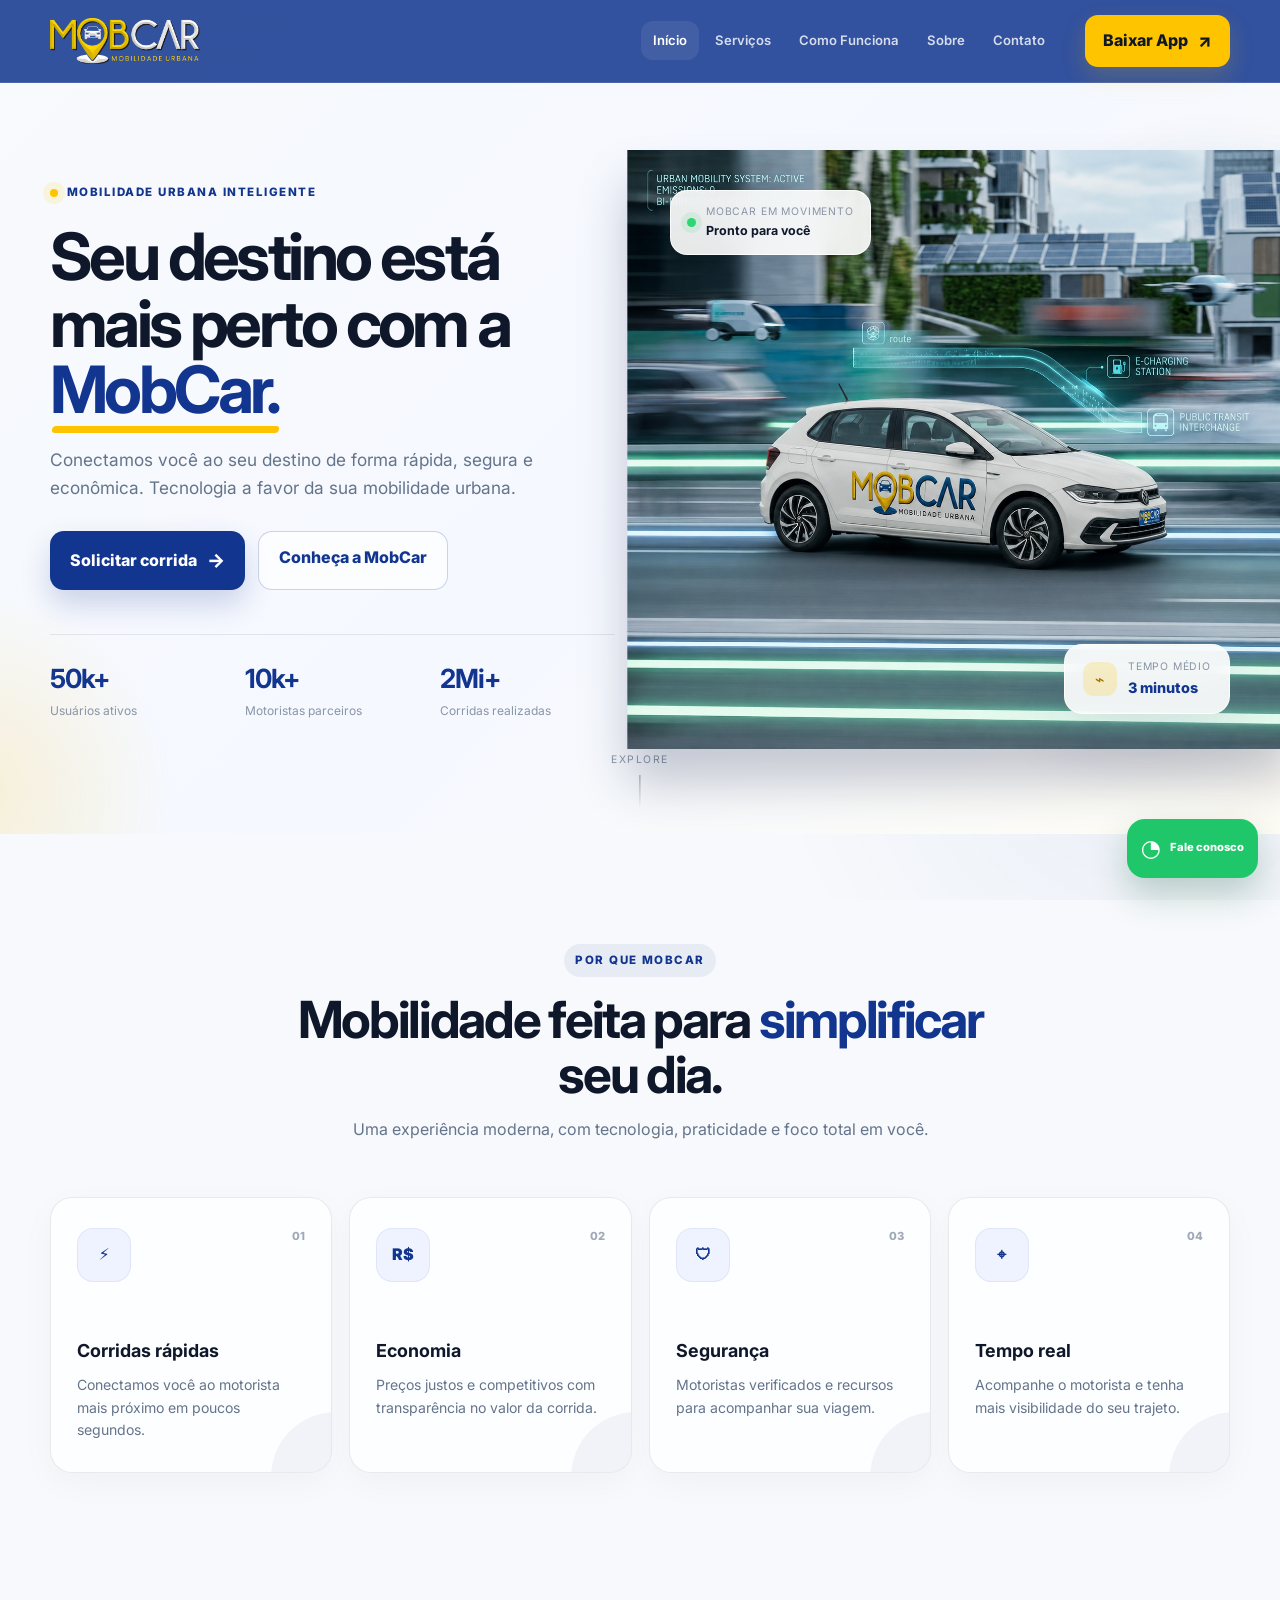
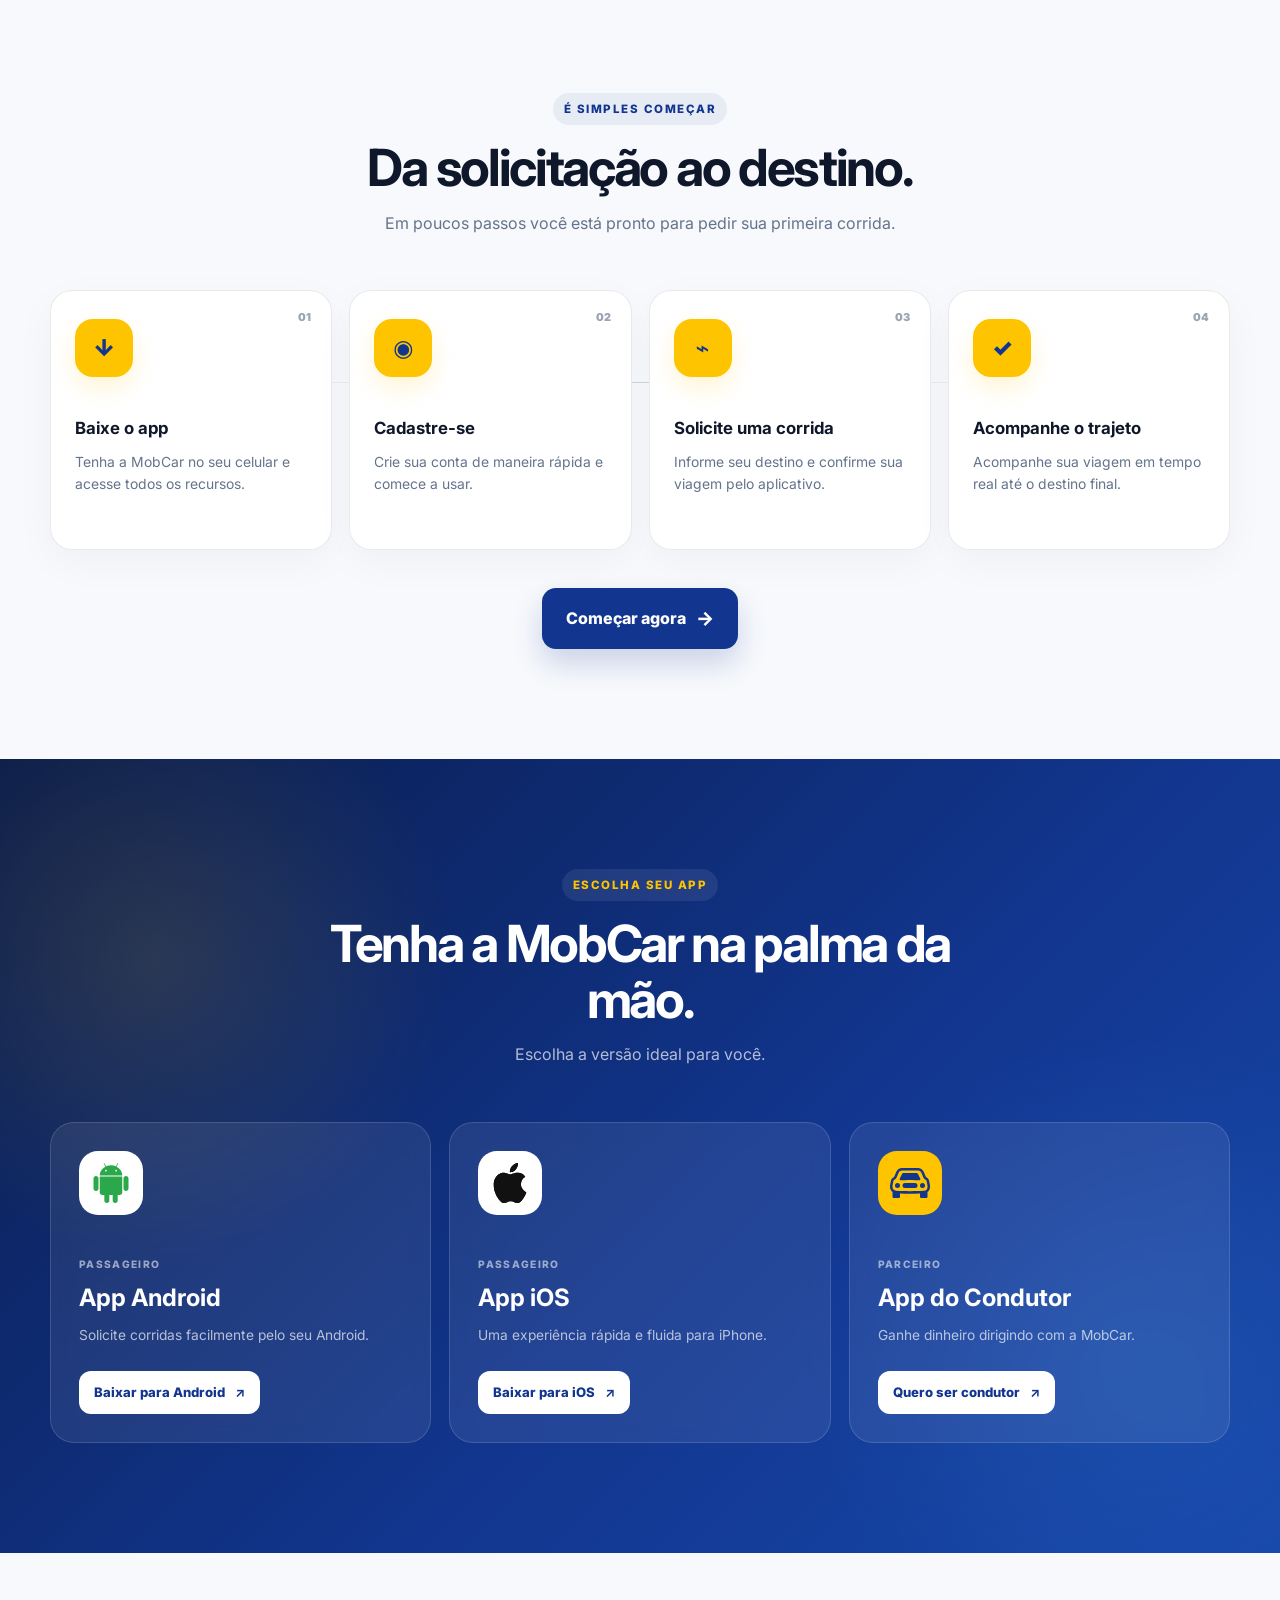
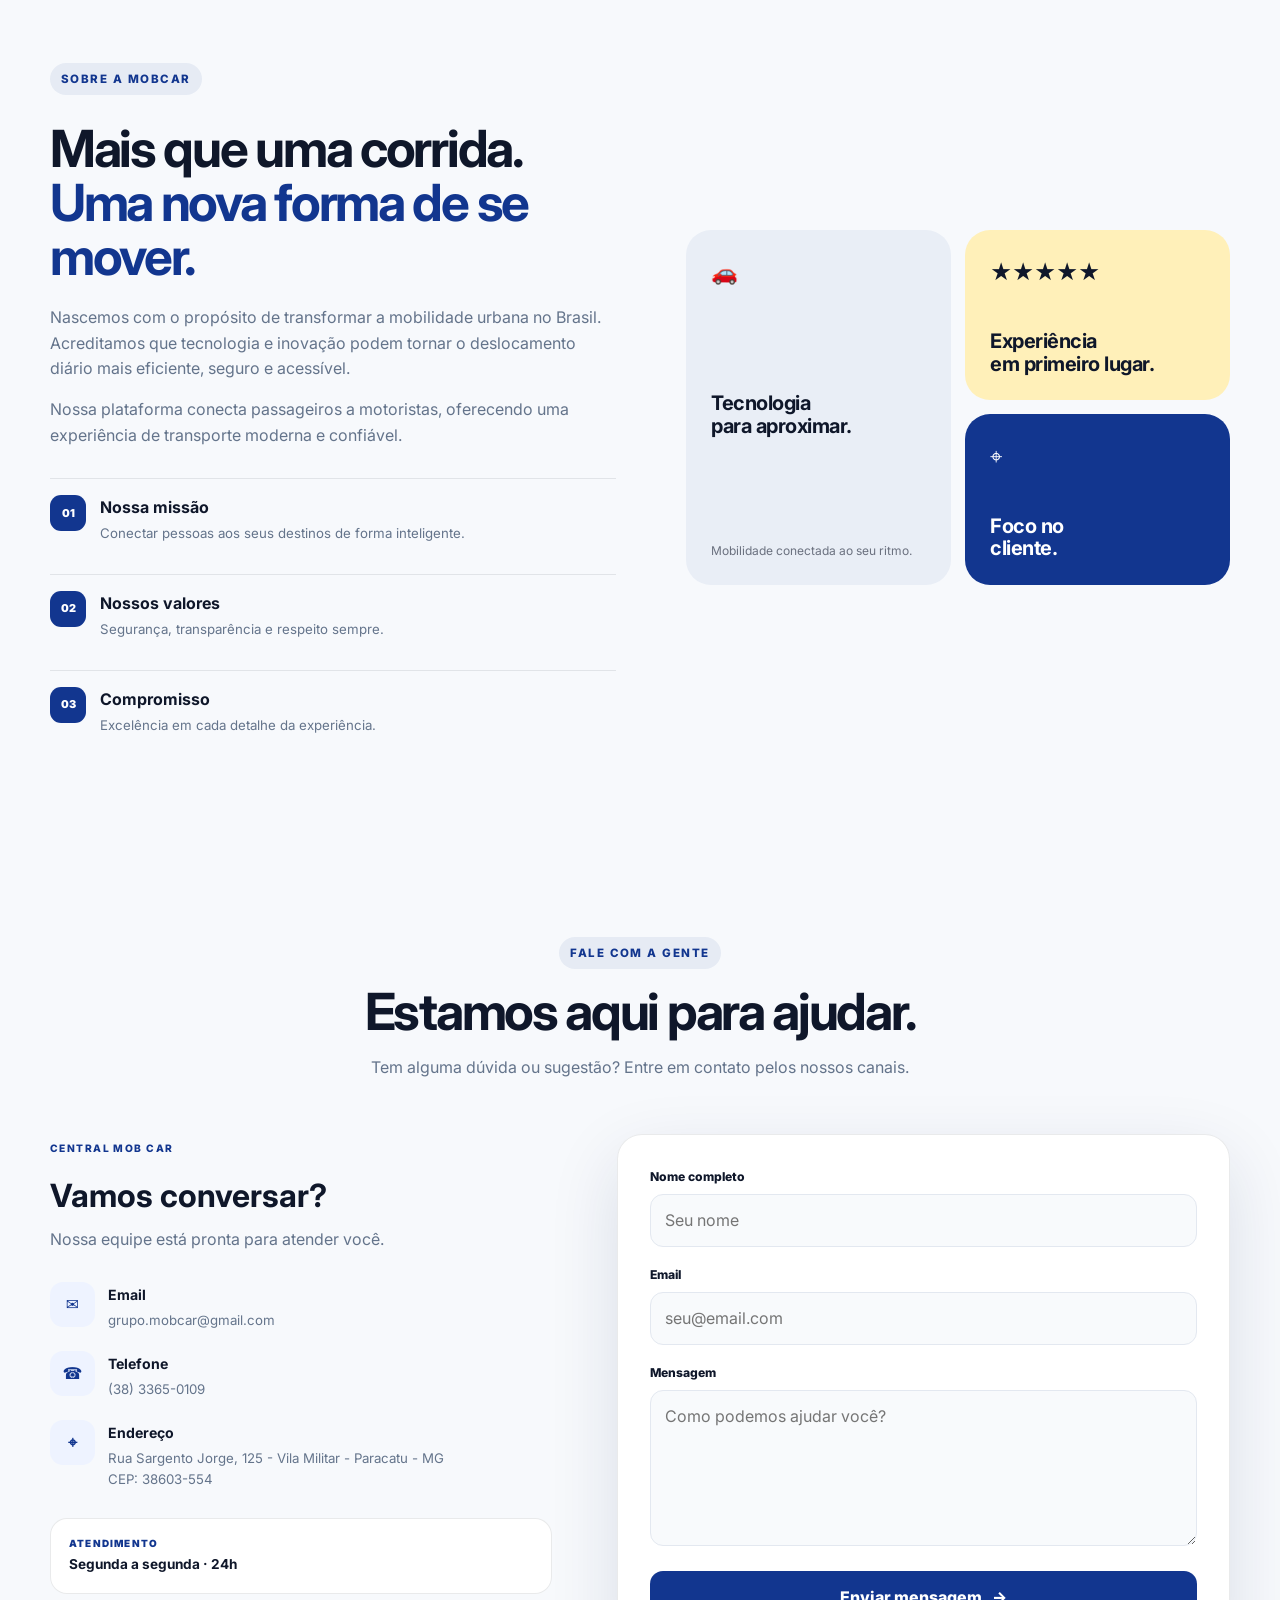
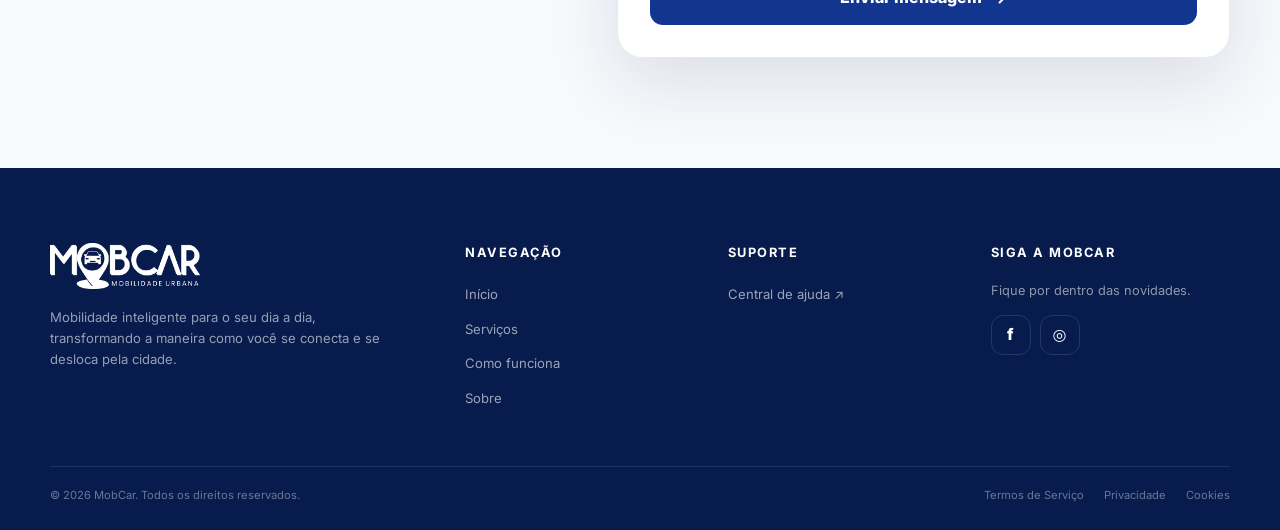
<file: index.html>
<!DOCTYPE html>
<html lang="pt-BR">
<head>
    <meta charset="UTF-8">
    <meta name="viewport" content="width=device-width, initial-scale=1.0">
    <meta name="theme-color" content="#12368f">
    <meta name="description" content="MobCar — mobilidade urbana inteligente, rápida e segura.">
    <title>MobCar | Mobilidade Urbana</title>

    <link rel="preconnect" href="https://fonts.googleapis.com">
    <link rel="preconnect" href="https://fonts.gstatic.com" crossorigin>
    <link href="https://fonts.googleapis.com/css2?family=Inter:wght@400;500;600;700;800&display=swap" rel="stylesheet">
    <link rel="stylesheet" href="css/style.css">
</head>
<body>
    <div class="scroll-progress" aria-hidden="true"></div>

    <header class="cabecalho-principal" id="header">
        <div class="container-cabecalho">
            <a class="logotipo" href="#inicio" aria-label="MobCar - início">
                <img class="mobcar" src="imagens/logo-mobcar.png.png" alt="MobCar Mobilidade Urbana">
            </a>

            <button class="botao-menu" type="button" aria-label="Abrir menu" aria-expanded="false" aria-controls="menu-principal">
                <span class="barra"></span>
                <span class="barra"></span>
                <span class="barra"></span>
            </button>

            <nav class="barra-navegacao" id="menu-principal">
                <ul class="links-navegacao">
                    <li><a href="#inicio" class="ativo">Início</a></li>
                    <li><a href="#servicos">Serviços</a></li>
                    <li><a href="#como-funciona">Como Funciona</a></li>
                    <li><a href="#sobre">Sobre</a></li>
                    <li><a href="#contato">Contato</a></li>
                </ul>
                <a href="#aplicativos" class="botao-baixar-app">
                    <span>Baixar App</span>
                    <span class="seta">↗</span>
                </a>
            </nav>
        </div>
    </header>

    <main>
        <section id="inicio" class="secao-principal">
            <div class="hero-glow hero-glow-1"></div>
            <div class="hero-glow hero-glow-2"></div>

            <div class="container-principal">
                <div class="conteudo-principal reveal">
                    <div class="eyebrow"><span></span> Mobilidade urbana inteligente</div>

                    <h1>Seu destino está mais perto com a <strong>MobCar.</strong></h1>
                    <p>Conectamos você ao seu destino de forma rápida, segura e econômica. Tecnologia a favor da sua mobilidade urbana.</p>

                    <div class="botoes-principais">
                        <a href="#aplicativos" class="botao-primario">
                            Solicitar corrida
                            <span class="icone-botao">→</span>
                        </a>
                        <a href="#servicos" class="botao-secundario">Conheça a MobCar</a>
                    </div>

                    <div class="estatisticas-principais">
                        <div class="item-estatistica">
                            <strong data-counter="50" data-suffix="k+">50k+</strong>
                            <span>Usuários ativos</span>
                        </div>
                        <div class="item-estatistica">
                            <strong data-counter="10" data-suffix="k+">10k+</strong>
                            <span>Motoristas parceiros</span>
                        </div>
                        <div class="item-estatistica">
                            <strong data-counter="2" data-suffix="Mi+">2Mi+</strong>
                            <span>Corridas realizadas</span>
                        </div>
                    </div>
                </div>

                <div class="container-imagem-principal reveal reveal-delay">
                    <div class="hero-orbit orbit-one"></div>
                    <div class="hero-orbit orbit-two"></div>

                    <div class="hero-card">
                        <span class="status-dot"></span>
                        <div>
                            <small>MobCar em movimento</small>
                            <strong>Pronto para você</strong>
                        </div>
                    </div>

                    <img src="imagens/Carro-app-logo 3.png" alt="Carro MobCar" class="imagem-principal">

                    <div class="placa-flutuante">
                        <span class="icone-placa">⌁</span>
                        <div>
                            <span class="titulo-placa">Tempo médio</span>
                            <span class="valor-placa">3 minutos</span>
                        </div>
                    </div>
                </div>
            </div>

            <a class="scroll-cue" href="#servicos" aria-label="Rolar para serviços">
                <span>Explore</span><i></i>
            </a>
        </section>

        <section id="servicos" class="secao-vantagens">
            <div class="cabecalho-secao reveal">
                <span class="section-tag">Por que MobCar</span>
                <h2>Mobilidade feita para <em>simplificar</em> seu dia.</h2>
                <p>Uma experiência moderna, com tecnologia, praticidade e foco total em você.</p>
            </div>

            <div class="grade-vantagens">
                <article class="cartao-vantagem reveal">
                    <div class="icone-cartao">⚡</div>
                    <span class="numero-card">01</span>
                    <h3>Corridas rápidas</h3>
                    <p>Conectamos você ao motorista mais próximo em poucos segundos.</p>
                </article>
                <article class="cartao-vantagem reveal">
                    <div class="icone-cartao">R$</div>
                    <span class="numero-card">02</span>
                    <h3>Economia</h3>
                    <p>Preços justos e competitivos com transparência no valor da corrida.</p>
                </article>
                <article class="cartao-vantagem reveal">
                    <div class="icone-cartao">🛡</div>
                    <span class="numero-card">03</span>
                    <h3>Segurança</h3>
                    <p>Motoristas verificados e recursos para acompanhar sua viagem.</p>
                </article>
                <article class="cartao-vantagem reveal">
                    <div class="icone-cartao">⌖</div>
                    <span class="numero-card">04</span>
                    <h3>Tempo real</h3>
                    <p>Acompanhe o motorista e tenha mais visibilidade do seu trajeto.</p>
                </article>
            </div>
        </section>

        <section id="como-funciona" class="secao-passoapasso">
            <div class="cabecalho-secao reveal">
                <span class="section-tag">É simples começar</span>
                <h2>Da solicitação ao destino.</h2>
                <p>Em poucos passos você está pronto para pedir sua primeira corrida.</p>
            </div>

            <div class="linha-passos">
                <article class="cartao-passo reveal" data-step="01">
                    <div class="icone-passo">↓</div>
                    <h3>Baixe o app</h3>
                    <p>Tenha a MobCar no seu celular e acesse todos os recursos.</p>
                </article>
                <article class="cartao-passo reveal" data-step="02">
                    <div class="icone-passo">◉</div>
                    <h3>Cadastre-se</h3>
                    <p>Crie sua conta de maneira rápida e comece a usar.</p>
                </article>
                <article class="cartao-passo reveal" data-step="03">
                    <div class="icone-passo">⌁</div>
                    <h3>Solicite uma corrida</h3>
                    <p>Informe seu destino e confirme sua viagem pelo aplicativo.</p>
                </article>
                <article class="cartao-passo reveal" data-step="04">
                    <div class="icone-passo">✓</div>
                    <h3>Acompanhe o trajeto</h3>
                    <p>Acompanhe sua viagem em tempo real até o destino final.</p>
                </article>
            </div>

            <div class="central-cta reveal">
                <a href="#aplicativos" class="botao-primario cta-grande">Começar agora <span>→</span></a>
            </div>
        </section>

        <section id="aplicativos" class="secao-aplicativos">
            <div class="apps-background"></div>
            <div class="cabecalho-secao reveal">
                <span class="section-tag section-tag-light">Escolha seu app</span>
                <h2>Tenha a MobCar na palma da mão.</h2>
                <p>Escolha a versão ideal para você.</p>
            </div>

            <div class="linha-apps">
                <article class="cartao-app reveal">
                    <div class="app-icon android"><svg xmlns="http://www.w3.org/2000/svg" width="40" height="40" fill="currentColor" class="bi bi-android2" viewBox="0 0 16 16">
                    <path d="m10.213 1.471.691-1.26q.069-.124-.048-.192-.128-.057-.195.058l-.7 1.27A4.8 4.8 0 0 0 8.005.941q-1.032 0-1.956.404l-.7-1.27Q5.281-.037 5.154.02q-.117.069-.049.193l.691 1.259a4.25 4.25 0 0 0-1.673 1.476A3.7 3.7 0 0 0 3.5 5.02h9q0-1.125-.623-2.072a4.27 4.27 0 0 0-1.664-1.476ZM6.22 3.303a.37.37 0 0 1-.267.11.35.35 0 0 1-.263-.11.37.37 0 0 1-.107-.264.37.37 0 0 1 .107-.265.35.35 0 0 1 .263-.11q.155 0 .267.11a.36.36 0 0 1 .112.265.36.36 0 0 1-.112.264m4.101 0a.35.35 0 0 1-.262.11.37.37 0 0 1-.268-.11.36.36 0 0 1-.112-.264q0-.154.112-.265a.37.37 0 0 1 .268-.11q.155 0 .262.11a.37.37 0 0 1 .107.265q0 .153-.107.264M3.5 11.77q0 .441.311.75.311.306.76.307h.758l.01 2.182q0 .414.292.703a.96.96 0 0 0 .7.288.97.97 0 0 0 .71-.288.95.95 0 0 0 .292-.703v-2.182h1.343v2.182q0 .414.292.703a.97.97 0 0 0 .71.288.97.97 0 0 0 .71-.288.95.95 0 0 0 .292-.703v-2.182h.76q.436 0 .749-.308.31-.307.311-.75V5.365h-9zm10.495-6.587a.98.98 0 0 0-.702.278.9.9 0 0 0-.293.685v4.063q0 .406.293.69a.97.97 0 0 0 .702.284q.42 0 .712-.284a.92.92 0 0 0 .293-.69V6.146a.9.9 0 0 0-.293-.685 1 1 0 0 0-.712-.278m-12.702.283a1 1 0 0 1 .712-.283q.41 0 .702.283a.9.9 0 0 1 .293.68v4.063a.93.93 0 0 1-.288.69.97.97 0 0 1-.707.284 1 1 0 0 1-.712-.284.92.92 0 0 1-.293-.69V6.146q0-.396.293-.68"/>
                    </svg></div>
                    <div class="app-copy">
                        <span>PASSAGEIRO</span>
                        <h3>App Android</h3>
                        <p>Solicite corridas facilmente pelo seu Android.</p>
                    </div>
                    <a href="https://play.google.com/store/apps/details?id=br.com.paracatumobi.passenger.drivermachine&pcampaignid=web_share" class="botao-app" target="_blank" rel="noopener">Baixar para Android <b>↗</b></a>
                </article>

                <article class="cartao-app reveal">
                    <div class="app-icon apple"><svg xmlns="http://www.w3.org/2000/svg" width="40" height="40" fill="currentColor" class="bi bi-apple" viewBox="0 0 16 16">
                    <path d="M11.182.008C11.148-.03 9.923.023 8.857 1.18c-1.066 1.156-.902 2.482-.878 2.516s1.52.087 2.475-1.258.762-2.391.728-2.43m3.314 11.733c-.048-.096-2.325-1.234-2.113-3.422s1.675-2.789 1.698-2.854-.597-.79-1.254-1.157a3.7 3.7 0 0 0-1.563-.434c-.108-.003-.483-.095-1.254.116-.508.139-1.653.589-1.968.607-.316.018-1.256-.522-2.267-.665-.647-.125-1.333.131-1.824.328-.49.196-1.422.754-2.074 2.237-.652 1.482-.311 3.83-.067 4.56s.625 1.924 1.273 2.796c.576.984 1.34 1.667 1.659 1.899s1.219.386 1.843.067c.502-.308 1.408-.485 1.766-.472.357.013 1.061.154 1.782.539.571.197 1.111.115 1.652-.105.541-.221 1.324-1.059 2.238-2.758q.52-1.185.473-1.282"/>
                    <path d="M11.182.008C11.148-.03 9.923.023 8.857 1.18c-1.066 1.156-.902 2.482-.878 2.516s1.52.087 2.475-1.258.762-2.391.728-2.43m3.314 11.733c-.048-.096-2.325-1.234-2.113-3.422s1.675-2.789 1.698-2.854-.597-.79-1.254-1.157a3.7 3.7 0 0 0-1.563-.434c-.108-.003-.483-.095-1.254.116-.508.139-1.653.589-1.968.607-.316.018-1.256-.522-2.267-.665-.647-.125-1.333.131-1.824.328-.49.196-1.422.754-2.074 2.237-.652 1.482-.311 3.83-.067 4.56s.625 1.924 1.273 2.796c.576.984 1.34 1.667 1.659 1.899s1.219.386 1.843.067c.502-.308 1.408-.485 1.766-.472.357.013 1.061.154 1.782.539.571.197 1.111.115 1.652-.105.541-.221 1.324-1.059 2.238-2.758q.52-1.185.473-1.282"/>
                    </svg></div>
                    <div class="app-copy">
                        <span>PASSAGEIRO</span>
                        <h3>App iOS</h3>
                        <p>Uma experiência rápida e fluida para iPhone.</p>
                    </div>
                    <a href="https://apps.apple.com/br/app/mobcar-passageiro/id1669278297" class="botao-app" target="_blank" rel="noopener">Baixar para iOS <b>↗</b></a>
                </article>

                <article class="cartao-app app-condutor reveal">
                    <div class="app-icon driver"><svg xmlns="http://www.w3.org/2000/svg" width="40" height="40" fill="currentColor" class="bi bi-car-front" viewBox="0 0 16 16">
                     <path d="M4 9a1 1 0 1 1-2 0 1 1 0 0 1 2 0m10 0a1 1 0 1 1-2 0 1 1 0 0 1 2 0M6 8a1 1 0 0 0 0 2h4a1 1 0 1 0 0-2zM4.862 4.276 3.906 6.19a.51.51 0 0 0 .497.731c.91-.073 2.35-.17 3.597-.17s2.688.097 3.597.17a.51.51 0 0 0 .497-.731l-.956-1.913A.5.5 0 0 0 10.691 4H5.309a.5.5 0 0 0-.447.276"/>
                     <path d="M2.52 3.515A2.5 2.5 0 0 1 4.82 2h6.362c1 0 1.904.596 2.298 1.515l.792 1.848c.075.175.21.319.38.404.5.25.855.715.965 1.262l.335 1.679q.05.242.049.49v.413c0 .814-.39 1.543-1 1.997V13.5a.5.5 0 0 1-.5.5h-2a.5.5 0 0 1-.5-.5v-1.338c-1.292.048-2.745.088-4 .088s-2.708-.04-4-.088V13.5a.5.5 0 0 1-.5.5h-2a.5.5 0 0 1-.5-.5v-1.892c-.61-.454-1-1.183-1-1.997v-.413a2.5 2.5 0 0 1 .049-.49l.335-1.68c.11-.546.465-1.012.964-1.261a.8.8 0 0 0 .381-.404l.792-1.848ZM4.82 3a1.5 1.5 0 0 0-1.379.91l-.792 1.847a1.8 1.8 0 0 1-.853.904.8.8 0 0 0-.43.564L1.03 8.904a1.5 1.5 0 0 0-.03.294v.413c0 .796.62 1.448 1.408 1.484 1.555.07 3.786.155 5.592.155s4.037-.084 5.592-.155A1.48 1.48 0 0 0 15 9.611v-.413q0-.148-.03-.294l-.335-1.68a.8.8 0 0 0-.43-.563 1.8 1.8 0 0 1-.853-.904l-.792-1.848A1.5 1.5 0 0 0 11.18 3z"/>
                    </svg></div>
                    <div class="app-copy">
                        <span>PARCEIRO</span>
                        <h3>App do Condutor</h3>
                        <p>Ganhe dinheiro dirigindo com a MobCar.</p>
                    </div>
                    <a href="https://play.google.com/store/apps/details?id=br.com.paracatumobi.taxi.drivermachine&pcampaignid=web_share" class="botao-app" target="_blank" rel="noopener">Quero ser condutor <b>↗</b></a>
                </article>
            </div>
        </section>

        <section id="sobre" class="secao-sobre">
            <div class="container-sobre">
                <div class="conteudo-sobre reveal">
                    <span class="section-tag">Sobre a MobCar</span>
                    <h2>Mais que uma corrida.<br><em>Uma nova forma de se mover.</em></h2>
                    <p>Nascemos com o propósito de transformar a mobilidade urbana no Brasil. Acreditamos que tecnologia e inovação podem tornar o deslocamento diário mais eficiente, seguro e acessível.</p>
                    <p>Nossa plataforma conecta passageiros a motoristas, oferecendo uma experiência de transporte moderna e confiável.</p>

                    <div class="pilares-sobre">
                        <div class="item-pilar">
                            <span class="icone-pilar">01</span>
                            <div><h4>Nossa missão</h4><p>Conectar pessoas aos seus destinos de forma inteligente.</p></div>
                        </div>
                        <div class="item-pilar">
                            <span class="icone-pilar">02</span>
                            <div><h4>Nossos valores</h4><p>Segurança, transparência e respeito sempre.</p></div>
                        </div>
                        <div class="item-pilar">
                            <span class="icone-pilar">03</span>
                            <div><h4>Compromisso</h4><p>Excelência em cada detalhe da experiência.</p></div>
                        </div>
                    </div>
                </div>

                <div class="grade-bento-sobre reveal reveal-delay">
                    <div class="caixa-bento caixa-cinza caixa-alta">
                        <span class="emoji-bento">🚗</span>
                        <strong>Tecnologia<br>para aproximar.</strong>
                        <small>Mobilidade conectada ao seu ritmo.</small>
                    </div>
                    <div class="caixa-bento caixa-amarela">
                        <span class="emoji-bento">★★★★★</span>
                        <strong>Experiência<br>em primeiro lugar.</strong>
                    </div>
                    <div class="caixa-bento caixa-azul">
                        <span class="emoji-bento">⌖</span>
                        <strong>Foco no<br>cliente.</strong>
                    </div>
                </div>
            </div>
        </section>

        <section id="contato" class="secao-contato">
            <div class="cabecalho-secao reveal">
                <span class="section-tag">Fale com a gente</span>
                <h2>Estamos aqui para ajudar.</h2>
                <p>Tem alguma dúvida ou sugestão? Entre em contato pelos nossos canais.</p>
            </div>

            <div class="container-contato">
                <div class="informacoes-contato reveal">
                    <div class="contato-intro">
                        <span class="mini-label">CENTRAL MOB CAR</span>
                        <h3>Vamos conversar?</h3>
                        <p>Nossa equipe está pronta para atender você.</p>
                    </div>

                    <ul class="lista-contato">
                        <li><span class="caixa-icone-contato">✉</span><div><strong>Email</strong><p>grupo.mobcar@gmail.com</p></div></li>
                        <li><span class="caixa-icone-contato">☎</span><div><strong>Telefone</strong><p>(38) 3365-0109</p></div></li>
                        <li><span class="caixa-icone-contato">⌖</span><div><strong>Endereço</strong><p>Rua Sargento Jorge, 125 - Vila Militar - Paracatu - MG<br>CEP: 38603-554</p></div></li>
                    </ul>

                    <div class="caixa-horario">
                        <span>ATENDIMENTO</span>
                        <strong>Segunda a segunda · 24h</strong>
                    </div>
                </div>

                <div class="container-formulario-contato reveal reveal-delay">
                    <form target="_blank" id="mobcar-form" class="formulario-contato"
                          action="https://formsubmit.co/matheusfonsecati.s@gmail.com" method="POST">
                        <input type="hidden" name="_subject" value="Novo contato pelo site MobCar">
                        <input type="hidden" name="_captcha" value="false">

                        <div class="grupo-formulario">
                            <label for="name">Nome completo</label>
                            <input type="text" id="name" name="name" placeholder="Seu nome" required>
                        </div>
                        <div class="grupo-formulario">
                            <label for="email">Email</label>
                            <input type="email" id="email" name="email" placeholder="seu@email.com" required>
                        </div>
                        <div class="grupo-formulario">
                            <label for="message">Mensagem</label>
                            <textarea id="message" name="message" rows="5" placeholder="Como podemos ajudar você?" required></textarea>
                        </div>
                        <button type="submit" class="botao-enviar">Enviar mensagem <span>→</span></button>
                    </form>
                </div>
            </div>
        </section>
    </main>

    <a href="https://wa.me/553833650109" class="whatsapp-float" target="_blank" rel="noopener" aria-label="Falar no WhatsApp">
        <span>◔</span>
        <small>Fale conosco</small>
    </a>

    <footer class="rodape-principal">
        <div class="rodape-topo">
            <div class="marca-rodape">
                <a class="logotipo-invertido" href="#inicio">
                    <img src="imagens/logo-mobcar.png.png" alt="MobCar Mobilidade Urbana">
                </a>
                <p>Mobilidade inteligente para o seu dia a dia, transformando a maneira como você se conecta e se desloca pela cidade.</p>
            </div>

            <div class="coluna-links-rodape">
                <h4>Navegação</h4>
                <ul>
                    <li><a href="#inicio">Início</a></li>
                    <li><a href="#servicos">Serviços</a></li>
                    <li><a href="#como-funciona">Como funciona</a></li>
                    <li><a href="#sobre">Sobre</a></li>
                </ul>
            </div>

            <div class="coluna-links-rodape">
                <h4>Suporte</h4>
                <ul><li><a href="https://wa.me/553833650109" target="_blank" rel="noopener">Central de ajuda ↗</a></li></ul>
            </div>

            <div class="rodape-redes">
                <h4>Siga a MobCar</h4>
                <p>Fique por dentro das novidades.</p>
                <div class="icones-sociais">
                    <a href="https://www.facebook.com/paracatumobi?mibextid=2JQ9oc" target="_blank" rel="noopener" aria-label="Facebook">f</a>
                    <a href="https://www.instagram.com/mobcar_/" target="_blank" rel="noopener" aria-label="Instagram">◎</a>
                </div>
            </div>
        </div>

        <div class="rodape-baixo">
            <p>&copy; 2026 MobCar. Todos os direitos reservados.</p>
            <div class="legal-rodape">
                <a href="#">Termos de Serviço</a>
                <a href="#">Privacidade</a>
                <a href="#">Cookies</a>
            </div>
        </div>
    </footer>

    <script src="js/script.js"></script>
</body>
</html>
</file>
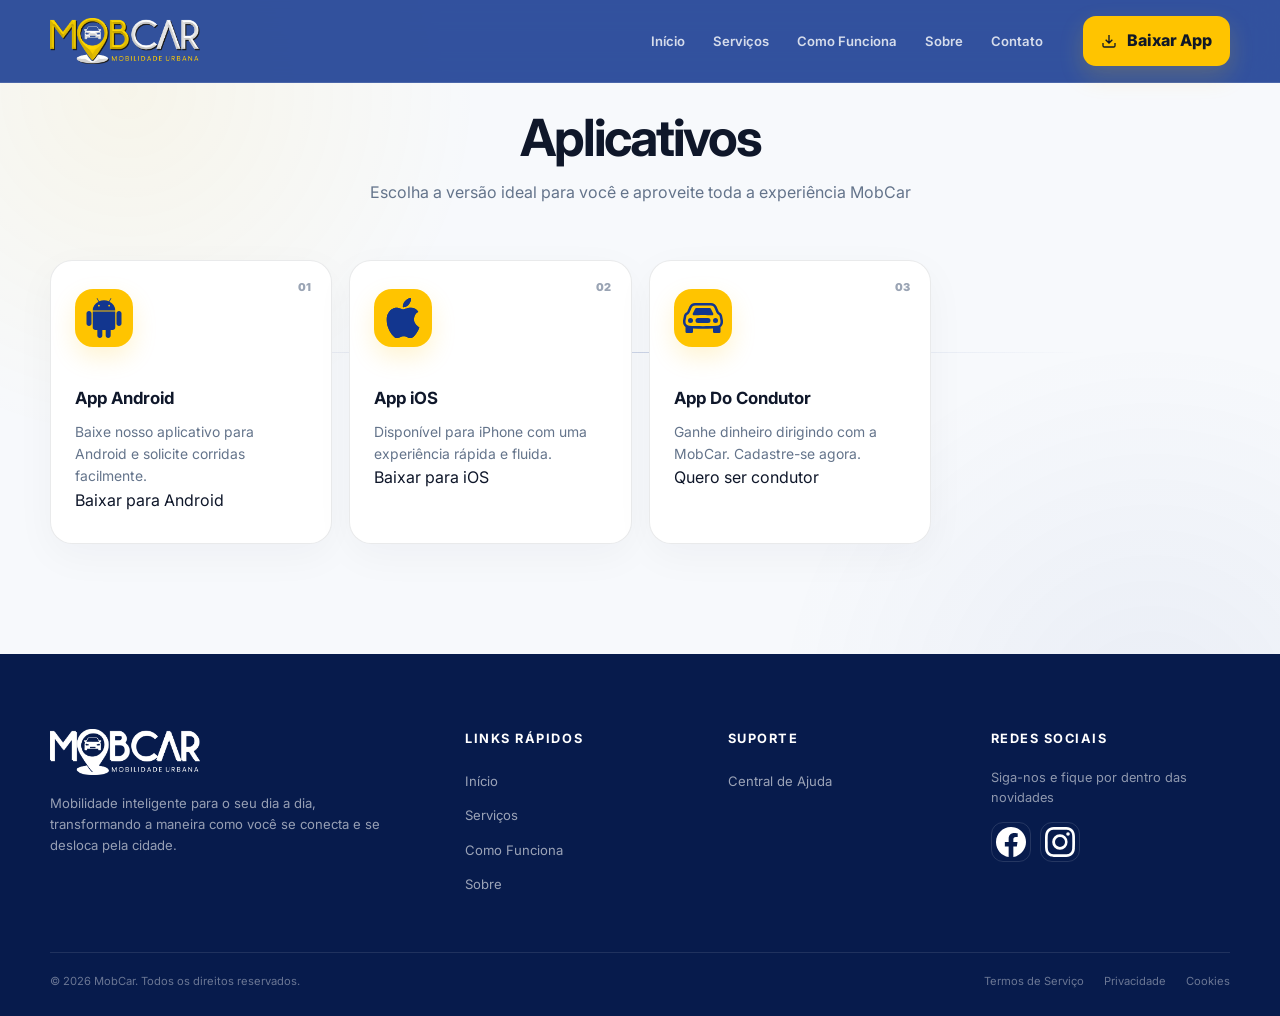
<file: aplicativos.html>
<!DOCTYPE html>
<html lang="pt-BR">
<head>
    <meta charset="UTF-8">
    <meta name="viewport" content="width=device-width, initial-scale=1.0">
    <title>MobCar - Mobilidade Inteligente</title>
    <link rel="preconnect" href="https://fonts.googleapis.com">
    <link rel="preconnect" href="https://fonts.gstatic.com" crossorigin>
    <link href="https://fonts.googleapis.com/css2?family=Inter:wght@400;500;600;700&display=swap" rel="stylesheet">
    <link rel="stylesheet" href="css/style.css">
</head>
<body>

    <header class="cabecalho-principal">
        <div class="container-cabecalho">
            <div class="logotipo">
               <img class="mobcar" src="imagens/logo-mobcar.png.png" alt="logo-mobcar">
            </div>
            
            <button class="botao-menu" aria-label="Abrir menu">
                <span class="barra"></span>
                <span class="barra"></span>
                <span class="barra"></span>
            </button>

            <nav class="barra-navegacao">
                <ul class="links-navegacao">
                    <li><a href="index.html" class="ativo">Início</a></li>
                    <li><a href="index.html#servicos">Serviços</a></li>
                    <li><a href="index.html#como-funciona">Como Funciona</a></li>
                    <li><a href="index.html#sobre">Sobre</a></li>
                    <li><a href="index.html#contato">Contato</a></li>
                </ul>
                <a href="#aplicativos" class="botao-baixar-app">
                    <svg width="16" height="16" viewBox="0 0 24 24" fill="none" stroke="currentColor" stroke-width="2"><path d="M21 15v4a2 2 0 0 1-2 2H5a2 2 0 0 1-2-2v-4M7 10l5 5 5-5M12 15V3"/></svg>
                    Baixar App
                </a>
            </nav>
        </div>
    </header>

    <main>
        

    <section id="aplicativos" class="secao-passoapasso">
    
        <div class="cabecalho-secao">
           <h2>Aplicativos</h2>
           <p>Escolha a versão ideal para você e aproveite toda a experiência MobCar</p>
        </div>

        <div class="linha-passos">
         <div class="cartao-passo" data-step="01">
           <div class="icone-passo"><svg xmlns="http://www.w3.org/2000/svg" width="40" height="40" fill="currentColor" class="bi bi-android2" viewBox="0 0 16 16">
           <path d="m10.213 1.471.691-1.26q.069-.124-.048-.192-.128-.057-.195.058l-.7 1.27A4.8 4.8 0 0 0 8.005.941q-1.032 0-1.956.404l-.7-1.27Q5.281-.037 5.154.02q-.117.069-.049.193l.691 1.259a4.25 4.25 0 0 0-1.673 1.476A3.7 3.7 0 0 0 3.5 5.02h9q0-1.125-.623-2.072a4.27 4.27 0 0 0-1.664-1.476ZM6.22 3.303a.37.37 0 0 1-.267.11.35.35 0 0 1-.263-.11.37.37 0 0 1-.107-.264.37.37 0 0 1 .107-.265.35.35 0 0 1 .263-.11q.155 0 .267.11a.36.36 0 0 1 .112.265.36.36 0 0 1-.112.264m4.101 0a.35.35 0 0 1-.262.11.37.37 0 0 1-.268-.11.36.36 0 0 1-.112-.264q0-.154.112-.265a.37.37 0 0 1 .268-.11q.155 0 .262.11a.37.37 0 0 1 .107.265q0 .153-.107.264M3.5 11.77q0 .441.311.75.311.306.76.307h.758l.01 2.182q0 .414.292.703a.96.96 0 0 0 .7.288.97.97 0 0 0 .71-.288.95.95 0 0 0 .292-.703v-2.182h1.343v2.182q0 .414.292.703a.97.97 0 0 0 .71.288.97.97 0 0 0 .71-.288.95.95 0 0 0 .292-.703v-2.182h.76q.436 0 .749-.308.31-.307.311-.75V5.365h-9zm10.495-6.587a.98.98 0 0 0-.702.278.9.9 0 0 0-.293.685v4.063q0 .406.293.69a.97.97 0 0 0 .702.284q.42 0 .712-.284a.92.92 0 0 0 .293-.69V6.146a.9.9 0 0 0-.293-.685 1 1 0 0 0-.712-.278m-12.702.283a1 1 0 0 1 .712-.283q.41 0 .702.283a.9.9 0 0 1 .293.68v4.063a.93.93 0 0 1-.288.69.97.97 0 0 1-.707.284 1 1 0 0 1-.712-.284.92.92 0 0 1-.293-.69V6.146q0-.396.293-.68"/>
           </svg></div>
           <h3>App Android</h3>
           <p>Baixe nosso aplicativo para Android e solicite corridas facilmente.</p>
           <a href="https://play.google.com/store/apps/details?id=br.com.paracatumobi.passenger.drivermachine&pcampaignid=web_share"  class="botao-app" target="_blank">Baixar para Android</a>
         </div>

         <div class="cartao-passo" data-step="02">
           <div class="icone-passo"><svg xmlns="http://www.w3.org/2000/svg" width="40" height="40" fill="currentColor" class="bi bi-apple" viewBox="0 0 16 16">
           <path d="M11.182.008C11.148-.03 9.923.023 8.857 1.18c-1.066 1.156-.902 2.482-.878 2.516s1.52.087 2.475-1.258.762-2.391.728-2.43m3.314 11.733c-.048-.096-2.325-1.234-2.113-3.422s1.675-2.789 1.698-2.854-.597-.79-1.254-1.157a3.7 3.7 0 0 0-1.563-.434c-.108-.003-.483-.095-1.254.116-.508.139-1.653.589-1.968.607-.316.018-1.256-.522-2.267-.665-.647-.125-1.333.131-1.824.328-.49.196-1.422.754-2.074 2.237-.652 1.482-.311 3.83-.067 4.56s.625 1.924 1.273 2.796c.576.984 1.34 1.667 1.659 1.899s1.219.386 1.843.067c.502-.308 1.408-.485 1.766-.472.357.013 1.061.154 1.782.539.571.197 1.111.115 1.652-.105.541-.221 1.324-1.059 2.238-2.758q.52-1.185.473-1.282"/>
           <path d="M11.182.008C11.148-.03 9.923.023 8.857 1.18c-1.066 1.156-.902 2.482-.878 2.516s1.52.087 2.475-1.258.762-2.391.728-2.43m3.314 11.733c-.048-.096-2.325-1.234-2.113-3.422s1.675-2.789 1.698-2.854-.597-.79-1.254-1.157a3.7 3.7 0 0 0-1.563-.434c-.108-.003-.483-.095-1.254.116-.508.139-1.653.589-1.968.607-.316.018-1.256-.522-2.267-.665-.647-.125-1.333.131-1.824.328-.49.196-1.422.754-2.074 2.237-.652 1.482-.311 3.83-.067 4.56s.625 1.924 1.273 2.796c.576.984 1.34 1.667 1.659 1.899s1.219.386 1.843.067c.502-.308 1.408-.485 1.766-.472.357.013 1.061.154 1.782.539.571.197 1.111.115 1.652-.105.541-.221 1.324-1.059 2.238-2.758q.52-1.185.473-1.282"/>
           </svg></div>
           <h3>App iOS</h3>
           <p>Disponível para iPhone com uma experiência rápida e fluida.</p>
           <a href="https://apps.apple.com/br/app/mobcar-passageiro/id1669278297" class="botao-app" target="_blank">Baixar para iOS</a>
         </div>

         <div class="cartao-passo" data-step="03">
            <div class="icone-passo"><svg xmlns="http://www.w3.org/2000/svg" width="40" height="40" fill="currentColor" class="bi bi-car-front" viewBox="0 0 16 16">
  <path d="M4 9a1 1 0 1 1-2 0 1 1 0 0 1 2 0m10 0a1 1 0 1 1-2 0 1 1 0 0 1 2 0M6 8a1 1 0 0 0 0 2h4a1 1 0 1 0 0-2zM4.862 4.276 3.906 6.19a.51.51 0 0 0 .497.731c.91-.073 2.35-.17 3.597-.17s2.688.097 3.597.17a.51.51 0 0 0 .497-.731l-.956-1.913A.5.5 0 0 0 10.691 4H5.309a.5.5 0 0 0-.447.276"/>
  <path d="M2.52 3.515A2.5 2.5 0 0 1 4.82 2h6.362c1 0 1.904.596 2.298 1.515l.792 1.848c.075.175.21.319.38.404.5.25.855.715.965 1.262l.335 1.679q.05.242.049.49v.413c0 .814-.39 1.543-1 1.997V13.5a.5.5 0 0 1-.5.5h-2a.5.5 0 0 1-.5-.5v-1.338c-1.292.048-2.745.088-4 .088s-2.708-.04-4-.088V13.5a.5.5 0 0 1-.5.5h-2a.5.5 0 0 1-.5-.5v-1.892c-.61-.454-1-1.183-1-1.997v-.413a2.5 2.5 0 0 1 .049-.49l.335-1.68c.11-.546.465-1.012.964-1.261a.8.8 0 0 0 .381-.404l.792-1.848ZM4.82 3a1.5 1.5 0 0 0-1.379.91l-.792 1.847a1.8 1.8 0 0 1-.853.904.8.8 0 0 0-.43.564L1.03 8.904a1.5 1.5 0 0 0-.03.294v.413c0 .796.62 1.448 1.408 1.484 1.555.07 3.786.155 5.592.155s4.037-.084 5.592-.155A1.48 1.48 0 0 0 15 9.611v-.413q0-.148-.03-.294l-.335-1.68a.8.8 0 0 0-.43-.563 1.8 1.8 0 0 1-.853-.904l-.792-1.848A1.5 1.5 0 0 0 11.18 3z"/>
</svg></div>
            <h3>App Do Condutor</h3>
            <p>Ganhe dinheiro dirigindo com a MobCar. Cadastre-se agora.</p>
            <a href="https://play.google.com/store/apps/details?id=br.com.paracatumobi.taxi.drivermachine&pcampaignid=web_share" class="botao-app" target="_blank">Quero ser condutor</a>
         </div>
        </div>
    </section>


        
    </main>

    <footer class="rodape-principal">
        <div class="rodape-topo">
            <div class="marca-rodape">
                <div class="logotipo-invertido">
                    <img src="imagens/logo-mobcar.png.png" alt="">
                </div>
                <p>Mobilidade inteligente para o seu dia a dia, transformando a maneira como você se conecta e se desloca pela cidade.</p>
            </div>

            <div class="coluna-links-rodape">
                <h4>Links Rápidos</h4>
                <ul>
                    <li><a href="#inicio">Início</a></li>
                    <li><a href="#servicos">Serviços</a></li>
                    <li><a href="#como-funciona">Como Funciona</a></li>
                    <li><a href="#sobre">Sobre</a></li>
                </ul>
            </div>

            <div class="coluna-links-rodape">
                <h4>Suporte</h4>
                <ul>
                    <li><a href="https://wa.me/553833650109">Central de Ajuda</a></li>
                    
                </ul>
            </div>

            <div class="rodape-redes">
                <h4>Redes Sociais</h4>
                <p>Siga-nos e fique por dentro das novidades</p>
                <div class="icones-sociais">
                    <a href="https://www.facebook.com/paracatumobi?mibextid=2JQ9oc "  aria-label="Facebook"> <svg xmlns="http://www.w3.org/2000/svg" width="30" height="30" fill="currentColor" class="bi bi-facebook" viewBox="0 0 16 16">
                    <path d="M16 8.049c0-4.446-3.582-8.05-8-8.05C3.58 0-.002 3.603-.002 8.05c0 4.017 2.926 7.347 6.75 7.951v-5.625h-2.03V8.05H6.75V6.275c0-2.017 1.195-3.131 3.022-3.131.876 0 1.791.157 1.791.157v1.98h-1.009c-.993 0-1.303.621-1.303 1.258v1.51h2.218l-.354 2.326H9.25V16c3.824-.604 6.75-3.934 6.75-7.951"/>
                    </svg></a>
                    <a href="https://www.instagram.com/mobcar_/" target="_blank" aria-label="Instagram"> <svg xmlns="http://www.w3.org/2000/svg" width="30" height="30" fill="currentColor" class="bi bi-instagram" viewBox="0 0 16 16">
                    <path d="M8 0C5.829 0 5.556.01 4.703.048 3.85.088 3.269.222 2.76.42a3.9 3.9 0 0 0-1.417.923A3.9 3.9 0 0 0 .42 2.76C.222 3.268.087 3.85.048 4.7.01 5.555 0 5.827 0 8.001c0 2.172.01 2.444.048 3.297.04.852.174 1.433.372 1.942.205.526.478.972.923 1.417.444.445.89.719 1.416.923.51.198 1.09.333 1.942.372C5.555 15.99 5.827 16 8 16s2.444-.01 3.298-.048c.851-.04 1.434-.174 1.943-.372a3.9 3.9 0 0 0 1.416-.923c.445-.445.718-.891.923-1.417.197-.509.332-1.09.372-1.942C15.99 10.445 16 10.173 16 8s-.01-2.445-.048-3.299c-.04-.851-.175-1.433-.372-1.941a3.9 3.9 0 0 0-.923-1.417A3.9 3.9 0 0 0 13.24.42c-.51-.198-1.092-.333-1.943-.372C10.443.01 10.172 0 7.998 0zm-.717 1.442h.718c2.136 0 2.389.007 3.232.046.78.035 1.204.166 1.486.275.373.145.64.319.92.599s.453.546.598.92c.11.281.24.705.275 1.485.039.843.047 1.096.047 3.231s-.008 2.389-.047 3.232c-.035.78-.166 1.203-.275 1.485a2.5 2.5 0 0 1-.599.919c-.28.28-.546.453-.92.598-.28.11-.704.24-1.485.276-.843.038-1.096.047-3.232.047s-2.39-.009-3.233-.047c-.78-.036-1.203-.166-1.485-.276a2.5 2.5 0 0 1-.92-.598 2.5 2.5 0 0 1-.6-.92c-.109-.281-.24-.705-.275-1.485-.038-.843-.046-1.096-.046-3.233s.008-2.388.046-3.231c.036-.78.166-1.204.276-1.486.145-.373.319-.64.599-.92s.546-.453.92-.598c.282-.11.705-.24 1.485-.276.738-.034 1.024-.044 2.515-.045zm4.988 1.328a.96.96 0 1 0 0 1.92.96.96 0 0 0 0-1.92m-4.27 1.122a4.109 4.109 0 1 0 0 8.217 4.109 4.109 0 0 0 0-8.217m0 1.441a2.667 2.667 0 1 1 0 5.334 2.667 2.667 0 0 1 0-5.334"/>
                    </svg></a>
                </div>
            </div>
        </div>

        <div class="rodape-baixo">
            <p>&copy; 2026 MobCar. Todos os direitos reservados.</p>
            <div class="legal-rodape">
                <a href="#">Termos de Serviço</a>
                <a href="#">Privacidade</a>
                <a href="#">Cookies</a>
            </div>
        </div>
    </footer>

    <script src="js/script.js"></script>
</body>
</html>
</file>
<file: css/style.css>
:root{
    --blue:#12368f;
    --blue-2:#0b2568;
    --blue-3:#0a1c50;
    --yellow:#ffc400;
    --yellow-2:#f4b800;
    --ink:#0f172a;
    --muted:#64748b;
    --paper:#f7f9fc;
    --white:#fff;
    --line:rgba(15,23,42,.09);
    --shadow:0 24px 70px rgba(15,35,85,.12);
    --radius:26px;
    --ease:cubic-bezier(.2,.8,.2,1);
}
*{margin:0;padding:0;box-sizing:border-box}
html{scroll-behavior:smooth;font-size:16px}
body{font-family:Inter,system-ui,sans-serif;color:var(--ink);background:var(--paper);line-height:1.6;overflow-x:hidden}
body:before{content:"";position:fixed;inset:0;pointer-events:none;background:radial-gradient(circle at 10% 10%,rgba(255,196,0,.07),transparent 25%),radial-gradient(circle at 90% 80%,rgba(18,54,143,.06),transparent 28%);z-index:-2}
a{text-decoration:none;color:inherit}
button,input,textarea{font:inherit}
ul{list-style:none}
img{display:block;max-width:100%}
::selection{background:var(--yellow);color:var(--ink)}
.scroll-progress{position:fixed;top:0;left:0;height:3px;width:0;background:var(--yellow);z-index:3000;box-shadow:0 0 14px rgba(255,196,0,.7)}
.cabecalho-principal{position:fixed;top:0;left:0;width:100%;z-index:2000;background:rgba(18,54,143,.86);backdrop-filter:blur(18px);-webkit-backdrop-filter:blur(18px);border-bottom:1px solid rgba(255,255,255,.12);transition:.35s var(--ease)}
.cabecalho-principal.scrolled{background:rgba(7,27,76,.96);box-shadow:0 14px 35px rgba(4,20,58,.18)}
.container-cabecalho{width:min(1180px,calc(100% - 40px));height:82px;margin:auto;display:flex;align-items:center;justify-content:space-between}
.logotipo{display:flex;align-items:center;width:150px}
.logotipo img{width:100%;height:auto}
.botao-menu{display:flex;flex-direction:column;gap:5px;background:transparent;border:0;cursor:pointer;padding:10px}
.botao-menu .barra{width:26px;height:2px;background:#fff;border-radius:10px;transition:.3s var(--ease)}
.botao-menu.open .barra:nth-child(1){transform:translateY(7px) rotate(45deg)}
.botao-menu.open .barra:nth-child(2){opacity:0}
.botao-menu.open .barra:nth-child(3){transform:translateY(-7px) rotate(-45deg)}
.barra-navegacao{position:absolute;top:82px;left:0;width:100%;display:none;flex-direction:column;gap:20px;padding:24px 20px 28px;background:rgba(7,27,76,.98);border-top:1px solid rgba(255,255,255,.08)}
.barra-navegacao.ativa{display:flex}
.links-navegacao{display:flex;flex-direction:column;gap:8px}
.links-navegacao a{display:block;padding:11px 13px;color:rgba(255,255,255,.8);font-size:.94rem;font-weight:600;border-radius:12px}
.links-navegacao a:hover,.links-navegacao a.ativo{color:#fff;background:rgba(255,255,255,.08)}
.botao-baixar-app,.botao-app,.botao-primario{display:inline-flex;align-items:center;justify-content:center;gap:10px}
.botao-baixar-app{background:var(--yellow);color:#101827;padding:12px 18px;border-radius:13px;font-weight:800;box-shadow:0 10px 24px rgba(255,196,0,.18);transition:.25s var(--ease)}
.botao-baixar-app:hover{transform:translateY(-2px);background:#ffd329}
.seta{font-size:1.1em}
.secao-principal{position:relative;min-height:760px;padding:150px 20px 85px;display:flex;align-items:center;isolation:isolate;background:linear-gradient(135deg,#f8fafc 0%,#f5f8ff 55%,#fffdf5 100%);overflow:hidden}
.hero-glow{position:absolute;border-radius:50%;filter:blur(2px);pointer-events:none;z-index:-1}
.hero-glow-1{width:560px;height:560px;right:-220px;top:100px;background:radial-gradient(circle,rgba(18,54,143,.15),transparent 68%)}
.hero-glow-2{width:420px;height:420px;left:-240px;bottom:-170px;background:radial-gradient(circle,rgba(255,196,0,.16),transparent 68%)}
.container-principal{width:min(1180px,100%);margin:auto;display:grid;grid-template-columns:1fr 1fr;gap:50px;align-items:center}
.eyebrow,.section-tag,.mini-label{display:inline-flex;align-items:center;gap:9px;text-transform:uppercase;letter-spacing:.13em;font-size:.72rem;font-weight:800;color:var(--blue)}
.eyebrow span{width:8px;height:8px;background:var(--yellow);border-radius:50%;box-shadow:0 0 0 7px rgba(255,196,0,.13)}
.conteudo-principal h1{font-size:clamp(3rem,5.1vw,5.2rem);line-height:1.02;letter-spacing:-.055em;margin:20px 0 22px;max-width:680px}
.conteudo-principal h1 strong{color:var(--blue);position:relative}
.conteudo-principal h1 strong:after{content:"";position:absolute;left:2px;right:0;bottom:-4px;height:7px;background:var(--yellow);border-radius:20px;z-index:-1;transform:skew(-12deg)}
.conteudo-principal>p{max-width:590px;color:var(--muted);font-size:1.08rem;margin-bottom:30px}
.botoes-principais{display:flex;gap:13px;flex-wrap:wrap;margin-bottom:44px}
.botao-primario{padding:14px 20px;background:var(--blue);color:#fff;border-radius:14px;font-weight:800;box-shadow:0 14px 30px rgba(18,54,143,.2);transition:.25s var(--ease)}
.botao-primario:hover{background:var(--blue-2);transform:translateY(-3px);box-shadow:0 18px 35px rgba(18,54,143,.26)}
.icone-botao{font-size:1.2rem;transition:.25s var(--ease)}
.botao-primario:hover .icone-botao{transform:translateX(4px)}
.botao-secundario{padding:13px 20px;border:1px solid rgba(18,54,143,.22);background:rgba(255,255,255,.7);color:var(--blue);border-radius:14px;font-weight:800;transition:.25s var(--ease)}
.botao-secundario:hover{border-color:var(--blue);transform:translateY(-3px);background:#fff}
.estatisticas-principais{display:grid;grid-template-columns:repeat(3,1fr);max-width:610px;border-top:1px solid var(--line);padding-top:22px;gap:20px}
.item-estatistica strong{display:block;color:var(--blue);font-size:1.65rem;letter-spacing:-.04em}
.item-estatistica span{display:block;color:#8a95a6;font-size:.75rem;margin-top:2px}
.container-imagem-principal{position:relative;min-height:500px;display:flex;align-items:center;justify-content:center}
.imagem-principal{position:relative;width:118%;max-width:690px;object-fit:contain;filter:drop-shadow(0 34px 24px rgba(8,25,66,.22));transform:translateX(2%);animation:carFloat 5.5s ease-in-out infinite;z-index:2}
@keyframes carFloat{0%,100%{transform:translate(2%,0) rotate(0deg)}50%{transform:translate(2%,-13px) rotate(-.4deg)}}
.hero-orbit{position:absolute;border:1px dashed rgba(18,54,143,.17);border-radius:50%;z-index:1}
.orbit-one{width:450px;height:450px;animation:spin 25s linear infinite}
.orbit-two{width:340px;height:340px;border-color:rgba(255,196,0,.25);animation:spin 18s linear reverse infinite}
@keyframes spin{to{transform:rotate(360deg)}}
.hero-card,.placa-flutuante{position:absolute;z-index:4;background:rgba(255,255,255,.9);backdrop-filter:blur(15px);border:1px solid rgba(255,255,255,.8);box-shadow:var(--shadow)}
.hero-card{top:40px;left:5px;padding:13px 16px;border-radius:17px;display:flex;gap:10px;align-items:center;animation:floatBadge 4s ease-in-out infinite}
.hero-card small,.hero-card strong{display:block}
.hero-card small{font-size:.65rem;color:#8a95a6;text-transform:uppercase;letter-spacing:.08em}
.hero-card strong{font-size:.78rem}
.status-dot{width:9px;height:9px;border-radius:50%;background:#2ed573;box-shadow:0 0 0 6px rgba(46,213,115,.12)}
@keyframes floatBadge{50%{transform:translateY(-7px)}}
.placa-flutuante{right:0;bottom:35px;padding:14px 18px;border-radius:18px;display:flex;align-items:center;gap:11px;animation:floatBadge 4.5s ease-in-out .5s infinite}
.icone-placa{width:34px;height:34px;border-radius:11px;display:grid;place-items:center;background:rgba(255,196,0,.2);color:#a27300;font-weight:900}
.titulo-placa{display:block;font-size:.65rem;color:#8993a4;text-transform:uppercase;letter-spacing:.08em}
.valor-placa{display:block;font-weight:800;color:var(--blue);font-size:.9rem}
.scroll-cue{position:absolute;bottom:25px;left:50%;transform:translateX(-50%);display:flex;flex-direction:column;align-items:center;gap:7px;color:#8a95a6;font-size:.65rem;text-transform:uppercase;letter-spacing:.14em}
.scroll-cue i{display:block;width:1px;height:34px;background:linear-gradient(#8a95a6,transparent)}
.secao-vantagens,.secao-passoapasso,.secao-sobre,.secao-contato{width:min(1180px,calc(100% - 40px));margin:auto;padding:110px 0}
.cabecalho-secao{text-align:center;max-width:720px;margin:0 auto 54px}
.section-tag{padding:7px 11px;background:rgba(18,54,143,.07);border-radius:999px;margin-bottom:15px}
.cabecalho-secao h2{font-size:clamp(2.1rem,4vw,3.6rem);line-height:1.08;letter-spacing:-.045em;margin-bottom:15px}
.cabecalho-secao h2 em,.conteudo-sobre h2 em,.apps-hero h1 em{font-style:normal;color:var(--blue)}
.cabecalho-secao p{color:var(--muted);max-width:610px;margin:auto}
.grade-vantagens{display:grid;grid-template-columns:repeat(4,1fr);gap:17px}
.cartao-vantagem{position:relative;background:rgba(255,255,255,.78);border:1px solid var(--line);border-radius:22px;padding:30px 26px;min-height:275px;overflow:hidden;transition:.35s var(--ease);box-shadow:0 10px 35px rgba(15,23,42,.035)}
.cartao-vantagem:after{content:"";position:absolute;width:130px;height:130px;right:-70px;bottom:-70px;border-radius:50%;background:rgba(18,54,143,.05);transition:.35s var(--ease)}
.cartao-vantagem:hover{transform:translateY(-9px);border-color:rgba(18,54,143,.16);box-shadow:var(--shadow)}
.cartao-vantagem:hover:after{transform:scale(1.8)}
.icone-cartao{width:54px;height:54px;border-radius:16px;display:grid;place-items:center;background:#eef3ff;color:var(--blue);font-weight:900;margin-bottom:55px;box-shadow:inset 0 0 0 1px rgba(18,54,143,.07)}
.numero-card{position:absolute;top:30px;right:26px;color:#a0a9b7;font-size:.7rem;font-weight:800}
.cartao-vantagem h3{font-size:1.12rem;margin-bottom:9px}
.cartao-vantagem p{font-size:.88rem;color:var(--muted)}
.secao-passoapasso{position:relative}
.linha-passos{display:grid;grid-template-columns:repeat(4,1fr);gap:17px;position:relative}
.linha-passos:before{content:"";position:absolute;left:12%;right:12%;top:92px;height:1px;background:linear-gradient(90deg,transparent,rgba(18,54,143,.18),transparent)}
.cartao-passo{position:relative;z-index:1;background:#fff;border:1px solid var(--line);border-radius:22px;padding:28px 24px 30px;min-height:260px;transition:.35s var(--ease);box-shadow:0 12px 40px rgba(15,23,42,.04)}
.cartao-passo:hover{transform:translateY(-8px);box-shadow:var(--shadow);border-color:rgba(18,54,143,.15)}
.cartao-passo:before{content:attr(data-step);position:absolute;top:18px;right:20px;font-size:.68rem;font-weight:900;color:#9aa4b4}
.icone-passo{width:58px;height:58px;border-radius:18px;background:var(--yellow);display:grid;place-items:center;color:var(--blue);font-size:1.45rem;font-weight:900;margin-bottom:38px;box-shadow:0 10px 25px rgba(255,196,0,.18)}
.cartao-passo h3{margin-bottom:9px;font-size:1.05rem}
.cartao-passo p{color:var(--muted);font-size:.87rem}
.central-cta{text-align:center;margin-top:38px}
.cta-grande{padding:15px 24px}
.cta-grande span{font-size:1.2rem}
.secao-aplicativos{position:relative;width:100%;padding:110px max(20px,calc((100% - 1180px)/2));overflow:hidden;background:linear-gradient(135deg,#091c4c,#12368f 58%,#1748aa);color:#fff}
.apps-background{position:absolute;inset:0;opacity:.75;background:radial-gradient(circle at 12% 25%,rgba(255,196,0,.17),transparent 24%),radial-gradient(circle at 88% 75%,rgba(73,163,255,.17),transparent 26%);pointer-events:none}
.secao-aplicativos .cabecalho-secao{position:relative}
.section-tag-light{color:var(--yellow);background:rgba(255,255,255,.08)}
.secao-aplicativos .cabecalho-secao h2{color:#fff}
.secao-aplicativos .cabecalho-secao p{color:rgba(255,255,255,.68)}
.linha-apps{position:relative;display:grid;grid-template-columns:repeat(3,1fr);gap:18px;max-width:1180px;margin:auto}
.cartao-app{background:rgba(255,255,255,.08);border:1px solid rgba(255,255,255,.14);border-radius:24px;padding:28px;min-height:310px;display:flex;flex-direction:column;justify-content:space-between;backdrop-filter:blur(10px);transition:.35s var(--ease)}
.cartao-app:hover{transform:translateY(-8px);background:rgba(255,255,255,.12);border-color:rgba(255,255,255,.28);box-shadow:0 24px 60px rgba(0,0,0,.18)}
.app-icon{width:64px;height:64px;border-radius:19px;display:grid;place-items:center;font-size:1.4rem;font-weight:900;margin-bottom:35px;background:#fff;color:var(--blue)}
.app-icon.android{color:#2ba84a}.app-icon.apple{color:#111}.app-icon.driver{background:var(--yellow);color:var(--blue)}
.app-copy span{font-size:.64rem;font-weight:800;letter-spacing:.13em;color:rgba(255,255,255,.55)}
.app-copy h3{font-size:1.5rem;margin:4px 0 6px}.app-copy p{color:rgba(255,255,255,.68);font-size:.86rem;max-width:300px}
.cartao-app .botao-app{align-self:flex-start;margin-top:25px;background:#fff;color:var(--blue);padding:11px 15px;border-radius:12px;font-size:.82rem;font-weight:800}
.cartao-app .botao-app:hover{background:var(--yellow);color:var(--ink);transform:translateY(-2px)}
.secao-sobre{padding-bottom:95px}
.container-sobre{display:grid;grid-template-columns:1.02fr .98fr;gap:70px;align-items:center}
.conteudo-sobre h2{font-size:clamp(2.2rem,4vw,3.6rem);line-height:1.05;letter-spacing:-.045em;margin:12px 0 22px}
.conteudo-sobre>p{color:var(--muted);margin-bottom:15px;max-width:640px}
.pilares-sobre{margin-top:30px;display:grid;gap:14px}
.item-pilar{display:flex;gap:14px;align-items:flex-start;padding:16px 0;border-top:1px solid var(--line)}
.icone-pilar{min-width:36px;height:36px;border-radius:11px;display:grid;place-items:center;background:var(--blue);color:#fff;font-size:.68rem;font-weight:900}
.item-pilar h4{margin-bottom:2px}.item-pilar p{color:var(--muted);font-size:.83rem}
.grade-bento-sobre{display:grid;grid-template-columns:1fr 1fr;gap:14px}
.caixa-bento{border-radius:25px;padding:25px;min-height:170px;display:flex;flex-direction:column;justify-content:space-between;overflow:hidden;transition:.35s var(--ease)}
.caixa-bento:hover{transform:scale(1.015)}
.caixa-alta{grid-row:span 2;min-height:355px}
.caixa-cinza{background:#e9eef6}.caixa-amarela{background:#fff0b9}.caixa-azul{background:var(--blue);color:#fff}
.emoji-bento{font-size:1.35rem}.caixa-bento strong{font-size:1.25rem;line-height:1.12;letter-spacing:-.025em}.caixa-bento small{color:rgba(15,23,42,.58);font-size:.75rem}
.caixa-azul small{color:rgba(255,255,255,.65)}
.secao-contato{padding-top:90px}
.container-contato{display:grid;grid-template-columns:.9fr 1.1fr;gap:65px;align-items:start}
.informacoes-contato h3{font-size:2rem;margin:10px 0 6px}.contato-intro>p{color:var(--muted);margin-bottom:30px}
.mini-label{font-size:.64rem;letter-spacing:.14em}
.lista-contato{display:grid;gap:20px}.lista-contato li{display:flex;gap:13px;align-items:flex-start}
.caixa-icone-contato{width:45px;height:45px;flex:0 0 45px;display:grid;place-items:center;border-radius:13px;background:#eef3ff;color:var(--blue);font-weight:800}
.lista-contato strong{font-size:.88rem}.lista-contato p{font-size:.83rem;color:var(--muted);margin-top:2px}
.caixa-horario{margin-top:28px;padding:17px 18px;border-radius:17px;background:#fff;border:1px solid var(--line);display:flex;flex-direction:column;gap:2px}
.caixa-horario span{font-size:.62rem;font-weight:900;color:var(--blue);letter-spacing:.12em}.caixa-horario strong{font-size:.85rem}
.container-formulario-contato{background:#fff;border:1px solid var(--line);padding:32px;border-radius:25px;box-shadow:var(--shadow)}
.grupo-formulario{margin-bottom:18px}.grupo-formulario label{display:block;font-size:.76rem;font-weight:800;margin-bottom:7px}
.grupo-formulario input,.grupo-formulario textarea{width:100%;border:1px solid #e3e8f0;background:#f8fafc;border-radius:13px;padding:13px 14px;outline:none;color:var(--ink);transition:.25s var(--ease);resize:vertical}
.grupo-formulario input:focus,.grupo-formulario textarea:focus{border-color:var(--blue);background:#fff;box-shadow:0 0 0 4px rgba(18,54,143,.08)}
.botao-enviar{width:100%;border:0;background:var(--blue);color:#fff;border-radius:13px;padding:14px;font-weight:800;cursor:pointer;transition:.25s var(--ease);display:flex;justify-content:center;gap:10px}.botao-enviar:hover{background:var(--blue-2);transform:translateY(-2px)}
.whatsapp-float{position:fixed;right:22px;bottom:22px;z-index:1900;background:#1fc76a;color:#fff;border-radius:18px;padding:11px 14px;display:flex;align-items:center;gap:9px;box-shadow:0 16px 35px rgba(19,92,57,.25);transition:.25s var(--ease)}
.whatsapp-float span{font-size:1.45rem}.whatsapp-float small{font-size:.7rem;font-weight:800}.whatsapp-float:hover{transform:translateY(-4px) scale(1.02);background:#19b85e}
.rodape-principal{background:#071b4c;color:#fff;padding:75px 20px 25px}
.rodape-topo{width:min(1180px,100%);margin:auto;display:grid;grid-template-columns:1.7fr 1fr 1fr 1.1fr;gap:45px}
.logotipo-invertido{display:block;width:150px}.logotipo-invertido img{width:100%;filter:brightness(0) invert(1)}
.marca-rodape p{max-width:330px;margin-top:18px;color:rgba(255,255,255,.58);font-size:.82rem}
.coluna-links-rodape h4,.rodape-redes h4{font-size:.8rem;text-transform:uppercase;letter-spacing:.12em;margin-bottom:18px}
.coluna-links-rodape ul{display:grid;gap:9px}.coluna-links-rodape a{color:rgba(255,255,255,.6);font-size:.82rem}.coluna-links-rodape a:hover{color:var(--yellow)}
.rodape-redes p{color:rgba(255,255,255,.55);font-size:.8rem;margin-bottom:13px}.icones-sociais{display:flex;gap:9px}.icones-sociais a{width:40px;height:40px;border:1px solid rgba(255,255,255,.12);border-radius:12px;display:grid;place-items:center;font-weight:800;color:#fff}.icones-sociais a:hover{background:var(--yellow);color:var(--ink)}
.rodape-baixo{width:min(1180px,100%);margin:55px auto 0;padding-top:20px;border-top:1px solid rgba(255,255,255,.1);display:flex;justify-content:space-between;gap:20px;color:rgba(255,255,255,.4);font-size:.7rem}.legal-rodape{display:flex;gap:20px}.legal-rodape a:hover{color:#fff}
.apps-hero{position:relative;width:min(900px,100%);margin:0 auto 55px;text-align:center}.apps-hero h1{font-size:clamp(3rem,6vw,5rem);line-height:1;letter-spacing:-.055em;margin:15px 0}.apps-hero p{color:rgba(255,255,255,.7);max-width:560px;margin:auto}.pagina-aplicativos{min-height:calc(100vh - 100px);padding-top:155px}.apps-page-grid{max-width:900px}
.reveal{opacity:0;transform:translateY(26px);transition:opacity .8s var(--ease),transform .8s var(--ease)}
.reveal.visible{opacity:1;transform:none}.reveal-delay{transition-delay:.12s}
@media (min-width:900px){
    .botao-menu{display:none}
    .barra-navegacao{position:static;display:flex;flex-direction:row;align-items:center;width:auto;padding:0;background:transparent;border:0;gap:28px}
    .links-navegacao{flex-direction:row;gap:4px}
    .links-navegacao a{padding:9px 12px;font-size:.82rem}
}
@media (max-width:899px){
    .container-principal{grid-template-columns:1fr;gap:10px}
    .secao-principal{padding-top:135px}
    .container-imagem-principal{min-height:430px}
    .imagem-principal{width:110%}
    .hero-card{left:0;top:20px}.placa-flutuante{right:0;bottom:20px}
    .grade-vantagens,.linha-passos,.linha-apps,.container-sobre,.container-contato{grid-template-columns:repeat(2,1fr)}
    .linha-passos:before{display:none}
    .container-sobre{gap:40px}
    .rodape-topo{grid-template-columns:repeat(2,1fr)}
}
@media (max-width:620px){
    .container-cabecalho{width:calc(100% - 28px);height:72px}.barra-navegacao{top:72px}
    .logotipo{width:125px}.secao-principal{min-height:auto;padding:125px 14px 70px}
    .conteudo-principal h1{font-size:clamp(2.6rem,13vw,4rem)}
    .conteudo-principal>p{font-size:.98rem}.botoes-principais{flex-direction:column}
    .botao-primario,.botao-secundario{width:100%}.estatisticas-principais{gap:10px}
    .item-estatistica strong{font-size:1.35rem}.item-estatistica span{font-size:.66rem}
    .container-imagem-principal{min-height:320px;margin-top:15px}.imagem-principal{width:125%}
    .orbit-one{width:300px;height:300px}.orbit-two{width:235px;height:235px}
    .hero-card{top:8px;font-size:.75rem}.placa-flutuante{bottom:5px}
    .secao-vantagens,.secao-passoapasso,.secao-sobre,.secao-contato{width:calc(100% - 28px);padding:75px 0}
    .cabecalho-secao{margin-bottom:38px}.cabecalho-secao h2{font-size:2.2rem}
    .grade-vantagens,.linha-passos,.linha-apps,.container-sobre,.container-contato{grid-template-columns:1fr}
    .cartao-vantagem{min-height:0;padding:24px}.icone-cartao{margin-bottom:35px}
    .cartao-passo{min-height:0}.secao-aplicativos{padding:75px 14px}.cartao-app{min-height:285px}
    .grade-bento-sobre{min-height:0}.caixa-alta{min-height:260px}.caixa-bento{min-height:150px}
    .container-formulario-contato{padding:23px}.whatsapp-float{right:14px;bottom:14px;border-radius:50%;width:56px;height:56px;padding:0;justify-content:center}.whatsapp-float small{display:none}
    .rodape-topo{grid-template-columns:1fr;gap:30px}.rodape-baixo{flex-direction:column;text-align:center}.legal-rodape{justify-content:center;flex-wrap:wrap}
}
@media (prefers-reduced-motion:reduce){
    html{scroll-behavior:auto}
    *,*:before,*:after{animation-duration:.01ms!important;animation-iteration-count:1!important;transition-duration:.01ms!important}
    .reveal{opacity:1;transform:none}
}
</file>
